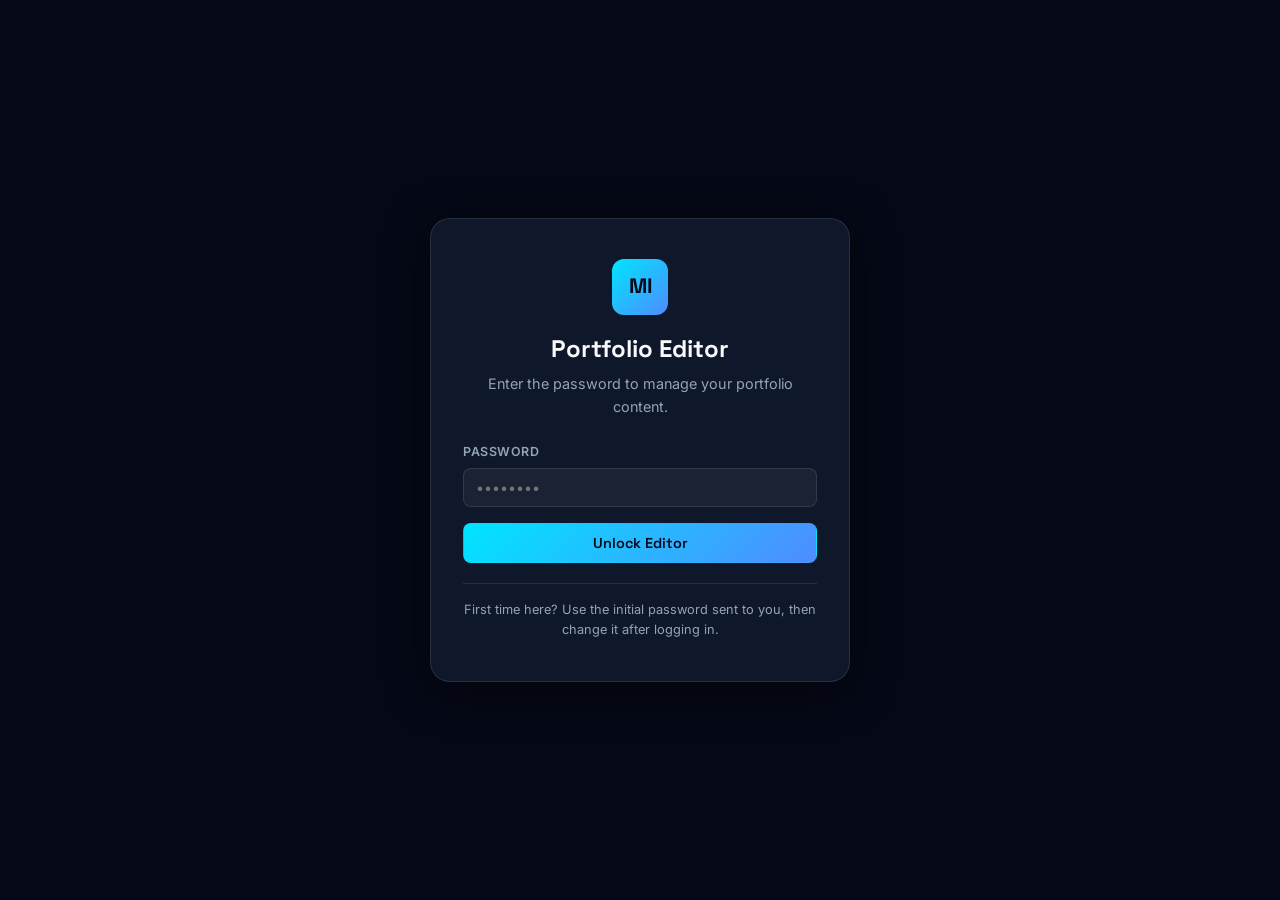
<file: edit/index.html>
<!DOCTYPE html>
<html lang="en">
<head>
  <meta charset="UTF-8">
  <meta name="viewport" content="width=device-width, initial-scale=1.0">
  <title>Portfolio Editor — Sign in</title>
  <meta name="robots" content="noindex, nofollow">
  <link rel="preconnect" href="https://fonts.googleapis.com">
  <link rel="preconnect" href="https://fonts.gstatic.com" crossorigin>
  <link href="https://fonts.googleapis.com/css2?family=Space+Grotesk:wght@400;500;600;700&family=Inter:wght@300;400;500;600;700&display=swap" rel="stylesheet">
  <link rel="stylesheet" href="editor.css">
</head>
<body>

  <!-- LOGIN SCREEN -->
  <div id="login-screen" class="screen login-screen">
    <div class="login-card">
      <div class="login-logo">MI</div>
      <h1>Portfolio Editor</h1>
      <p class="login-hint">Enter the password to manage your portfolio content.</p>
      <form id="login-form" autocomplete="off">
        <label class="field">
          <span>Password</span>
          <input type="password" id="login-password" placeholder="••••••••" autocomplete="current-password" required>
        </label>
        <button type="submit" class="btn btn-primary" id="btn-unlock">Unlock Editor</button>
      </form>
      <p id="login-error" class="login-error" hidden>Incorrect password. Please try again.</p>
      <p class="login-note">First time here? Use the initial password sent to you, then change it after logging in.</p>
    </div>
  </div>

  <!-- EDITOR SCREEN -->
  <div id="editor-screen" class="screen editor-screen" hidden>
    <header class="topbar">
      <div>
        <h1>Portfolio Editor</h1>
        <p class="topbar-sub">Edits apply instantly on this browser. Download the updated <code>data.js</code> and push it to deploy for everyone.</p>
      </div>
      <div class="topbar-actions">
        <button class="btn btn-danger-ghost" id="btn-reset" title="Clear local edits and restore defaults">Reset</button>
        <button class="btn btn-ghost" id="btn-copy" title="Copy updated data.js to clipboard">Copy JSON</button>
        <button class="btn btn-secondary" id="btn-export" title="Download updated data.js to replace in the repo">Download data.js</button>
        <button class="btn btn-primary" id="btn-save" title="Save changes for this browser">Save</button>
        <button class="btn btn-ghost" id="btn-logout">Log out</button>
      </div>
    </header>

    <div class="pw-card">
      <input type="password" id="new-password" class="pw-input" placeholder="New password (leave empty to keep current)" autocomplete="new-password">
      <button class="btn btn-ghost" id="btn-password">Update password</button>
    </div>

    <main id="editor" class="editor"></main>
  </div>

  <div id="toast" class="toast" hidden></div>
  <textarea id="copy-area" hidden></textarea>

  <script src="../data.js"></script>
  <script src="editor.js"></script>
</body>
</html>
</file>
<file: edit/editor.css>
/* ============================================================
   PORTFOLIO EDITOR — STYLES
   ============================================================ */
:root {
  --bg: #050816;
  --bg-secondary: #0A0E1A;
  --surface: #0F172A;
  --card: rgba(255, 255, 255, 0.05);
  --card-hover: rgba(255, 255, 255, 0.08);
  --border: rgba(255, 255, 255, 0.1);
  --border-strong: rgba(255, 255, 255, 0.18);
  --primary: #00E5FF;
  --primary-dim: rgba(0, 229, 255, 0.15);
  --secondary: #4F8CFF;
  --text: #F8FAFC;
  --text-secondary: #E2E8F0;
  --muted: #94A3B8;
  --danger: #EF4444;
  --success: #00D084;
  --radius: 12px;
  --radius-sm: 8px;
  --font-heading: 'Space Grotesk', sans-serif;
  --font-body: 'Inter', sans-serif;
}

* { box-sizing: border-box; margin: 0; padding: 0; }

body {
  font-family: var(--font-body);
  background: var(--bg);
  color: var(--text);
  min-height: 100vh;
  line-height: 1.6;
}

::selection { background: var(--primary-dim); color: var(--primary); }

::-webkit-scrollbar { width: 8px; }
::-webkit-scrollbar-track { background: var(--bg); }
::-webkit-scrollbar-thumb { background: rgba(148, 163, 184, 0.3); border-radius: 4px; }

h1, h2, h3 { font-family: var(--font-heading); line-height: 1.2; }

code { font-family: Consolas, Monaco, monospace; font-size: 0.9em; color: var(--primary); }

.screen[hidden] { display: none !important; }

/* ---------------- Login ---------------- */
.login-screen {
  min-height: 100vh;
  display: flex;
  align-items: center;
  justify-content: center;
  padding: 24px;
}

.login-card {
  width: min(420px, 100%);
  background: var(--surface);
  border: 1px solid var(--border);
  border-radius: 20px;
  padding: 40px 32px;
  text-align: center;
  box-shadow: 0 8px 40px rgba(0, 0, 0, 0.5);
}

.login-logo {
  width: 56px;
  height: 56px;
  margin: 0 auto 20px;
  display: flex;
  align-items: center;
  justify-content: center;
  background: linear-gradient(135deg, var(--primary), var(--secondary));
  border-radius: var(--radius);
  font-family: var(--font-heading);
  font-weight: 700;
  font-size: 1.3rem;
  color: #050816;
}

.login-card h1 { font-size: 1.5rem; margin-bottom: 8px; }
.login-hint { color: var(--muted); font-size: 0.9rem; margin-bottom: 24px; }

.login-card form { display: flex; flex-direction: column; gap: 16px; text-align: left; }
.login-card .btn { width: 100%; justify-content: center; }

.login-error {
  margin-top: 14px;
  color: var(--danger);
  font-size: 0.85rem;
}

.login-note {
  margin-top: 20px;
  font-size: 0.8rem;
  color: var(--muted);
  border-top: 1px solid var(--border);
  padding-top: 16px;
}

/* ---------------- Buttons ---------------- */
.btn {
  display: inline-flex;
  align-items: center;
  gap: 8px;
  padding: 10px 18px;
  border-radius: var(--radius-sm);
  font-family: var(--font-heading);
  font-weight: 600;
  font-size: 0.9rem;
  border: 1px solid transparent;
  cursor: pointer;
  transition: all 0.25s ease;
  white-space: nowrap;
  color: var(--text);
  background: var(--card);
}

.btn:hover { transform: translateY(-1px); }

.btn-primary {
  background: linear-gradient(135deg, var(--primary), var(--secondary));
  color: #050816;
}
.btn-primary:hover { box-shadow: 0 0 24px var(--primary-dim); }

.btn-secondary { border-color: var(--border-strong); }
.btn-secondary:hover { border-color: var(--primary); color: var(--primary); }

.btn-ghost { background: transparent; }
.btn-ghost:hover { background: var(--card); }

.btn-danger-ghost { color: var(--danger); background: transparent; }
.btn-danger-ghost:hover { background: rgba(239, 68, 68, 0.12); }

/* ---------------- Editor layout ---------------- */
.editor-screen { max-width: 1200px; margin: 0 auto; padding: 24px; }

.topbar {
  display: flex;
  align-items: center;
  justify-content: space-between;
  gap: 20px;
  flex-wrap: wrap;
  padding: 20px 0 16px;
  border-bottom: 1px solid var(--border);
  margin-bottom: 16px;
}

.topbar h1 { font-size: 1.5rem; }
.topbar-sub { color: var(--muted); font-size: 0.85rem; margin-top: 4px; }
.topbar-actions { display: flex; gap: 8px; flex-wrap: wrap; }

.pw-card {
  display: flex;
  gap: 8px;
  flex-wrap: wrap;
  align-items: center;
  padding: 12px 16px;
  background: var(--surface);
  border: 1px solid var(--border);
  border-radius: var(--radius);
  margin-bottom: 20px;
}

.pw-input {
  flex: 1;
  min-width: 220px;
  padding: 10px 14px;
  background: var(--card);
  border: 1px solid var(--border);
  border-radius: var(--radius-sm);
  color: var(--text);
  font-family: inherit;
  font-size: 0.9rem;
  outline: none;
}
.pw-input:focus { border-color: var(--primary); box-shadow: 0 0 0 3px var(--primary-dim); }

/* ---------------- Sections / panels ---------------- */
.editor { display: flex; flex-direction: column; gap: 20px; }

.panel {
  background: var(--surface);
  border: 1px solid var(--border);
  border-radius: var(--radius-lg, 16px);
  overflow: hidden;
}

.panel-head {
  width: 100%;
  display: flex;
  align-items: center;
  gap: 12px;
  padding: 16px 20px;
  background: transparent;
  border: none;
  color: var(--text);
  font-family: var(--font-heading);
  font-size: 1.05rem;
  font-weight: 600;
  cursor: pointer;
  text-align: left;
}

.panel-head:hover { background: var(--card); }

.panel-head .caret { margin-left: auto; transition: transform 0.25s ease; color: var(--muted); font-size: 0.8rem; }
.panel.open .panel-head .caret { transform: rotate(180deg); }

.panel-body { display: none; padding: 20px; border-top: 1px solid var(--border); }
.panel.open .panel-body { display: grid; grid-template-columns: repeat(auto-fill, minmax(320px, 1fr)); gap: 18px; align-items: start; }

.panel-body .full { grid-column: 1 / -1; }

.panel-badge {
  font-size: 0.68rem;
  font-weight: 600;
  text-transform: uppercase;
  letter-spacing: 1px;
  color: var(--primary);
  background: var(--primary-dim);
  padding: 3px 10px;
  border-radius: 100px;
}

/* ---------------- Fields ---------------- */
.field { display: flex; flex-direction: column; gap: 6px; }

.field-label, .field > span:not(.list-label) {
  font-size: 0.78rem;
  font-weight: 600;
  color: var(--muted);
  text-transform: uppercase;
  letter-spacing: 0.5px;
}

.field input:not(.act),
.field textarea {
  padding: 10px 12px;
  background: var(--card);
  border: 1px solid var(--border);
  border-radius: var(--radius-sm);
  color: var(--text);
  font-family: inherit;
  font-size: 0.9rem;
  outline: none;
  transition: border-color 0.2s ease, box-shadow 0.2s ease;
  width: 100%;
}

.field input:focus,
.field textarea:focus {
  border-color: var(--primary);
  box-shadow: 0 0 0 3px var(--primary-dim);
}

.field textarea { resize: vertical; min-height: 84px; }

/* ---------------- Lists ---------------- */
.list { display: flex; flex-direction: column; gap: 12px; grid-column: 1 / -1; }

.list-label { font-size: 0.78rem; font-weight: 600; color: var(--muted); text-transform: uppercase; letter-spacing: 0.5px; }

.list-item {
  border: 1px solid var(--border);
  border-radius: var(--radius);
  background: var(--card);
  overflow: hidden;
}

.list-item-head {
  display: flex;
  align-items: center;
  justify-content: space-between;
  gap: 12px;
  padding: 8px 12px;
  background: rgba(0, 0, 0, 0.18);
  border-bottom: 1px solid var(--border);
}

.item-title {
  font-family: var(--font-heading);
  font-weight: 600;
  font-size: 0.88rem;
  color: var(--text-secondary);
  overflow: hidden;
  text-overflow: ellipsis;
  white-space: nowrap;
}

.item-actions { display: flex; gap: 6px; flex-shrink: 0; }

.act {
  width: 28px;
  height: 28px;
  display: flex;
  align-items: center;
  justify-content: center;
  border-radius: 6px;
  border: 1px solid var(--border);
  background: var(--surface);
  color: var(--muted);
  font-size: 0.8rem;
  cursor: pointer;
  transition: all 0.2s ease;
}

.act:hover { color: var(--primary); border-color: var(--primary); }

.act.danger:hover { color: var(--danger); border-color: var(--danger); }

.list-item-body {
  display: grid;
  grid-template-columns: repeat(auto-fill, minmax(260px, 1fr));
  gap: 14px;
  padding: 16px;
}

.add-btn {
  align-self: flex-start;
  padding: 8px 16px;
  border-radius: var(--radius-sm);
  border: 1px dashed var(--border-strong);
  background: transparent;
  color: var(--secondary);
  font-family: var(--font-heading);
  font-weight: 600;
  font-size: 0.85rem;
  cursor: pointer;
  transition: all 0.2s ease;
}

.add-btn:hover { border-color: var(--primary); color: var(--primary); background: var(--primary-dim); }

/* ---------------- Toast ---------------- */
.toast {
  position: fixed;
  bottom: 24px;
  left: 50%;
  transform: translateX(-50%);
  background: var(--surface);
  border: 1px solid var(--border-strong);
  color: var(--text);
  padding: 12px 20px;
  border-radius: var(--radius);
  font-size: 0.88rem;
  box-shadow: 0 8px 30px rgba(0, 0, 0, 0.5);
  z-index: 9999;
  max-width: 92vw;
}

.toast[hidden] { display: none; }

/* ---------------- Login shake ---------------- */
@keyframes shake {
  0%, 100% { transform: translateX(0); }
  20% { transform: translateX(-8px); }
  40% { transform: translateX(8px); }
  60% { transform: translateX(-5px); }
  80% { transform: translateX(5px); }
}

.login-card.shake { animation: shake 0.4s ease; }

/* ---------------- Responsive ---------------- */
@media (max-width: 640px) {
  .editor-screen { padding: 16px; }
  .panel-body, .list-item-body { grid-template-columns: 1fr; }
  .topbar-actions .btn { flex: 1; justify-content: center; }
}
</file>
